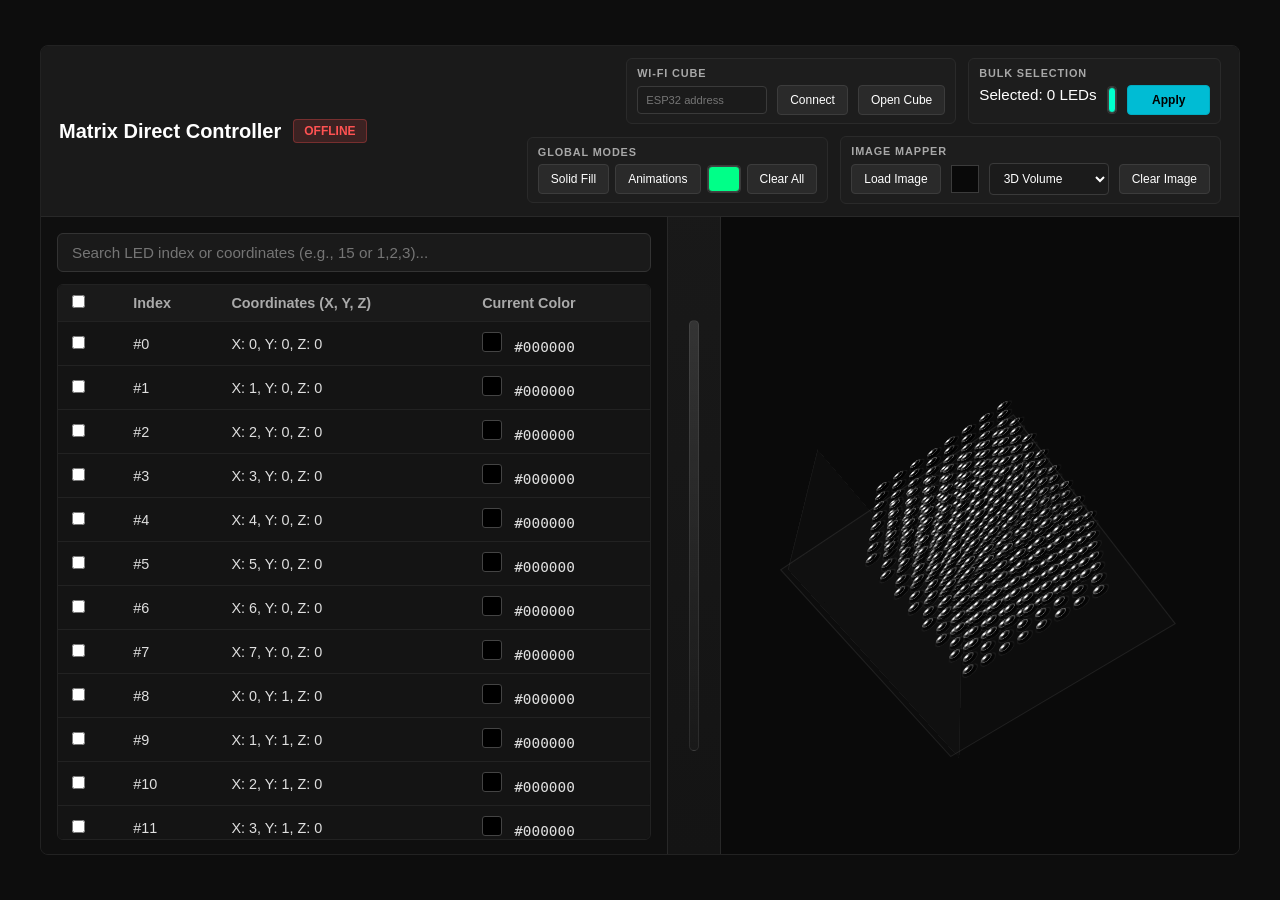
<file: app/index.html>
<!DOCTYPE html>
<html lang="en">

<head>
  <meta charset="UTF-8">
  <meta name="viewport" content="width=device-width, initial-scale=1.0">
  <title>Matrix Controller - v2 Lookup</title>
  <link rel="stylesheet" href="style.css">
</head>

<body>

  <div class="app-container">
    <header>
      <div class="header-title-wrap">
        <h1>Matrix Direct Controller</h1>
        <span id="connectionStatus" class="badge offline">Offline</span>
      </div>

      <div class="header-actions">
        <div class="toolbar-strip">
          <div class="toolbar-block connection-block">
            <h3>Wi-Fi Cube</h3>
            <div class="toolbar-row">
              <input type="url" id="cubeEndpoint" value="" placeholder="ESP32 address" aria-label="ESP32 cube address">
              <button type="button" onclick="connectCube()">Connect</button>
              <button type="button" onclick="openCubePortal()">Open Cube</button>
            </div>
          </div>

          <div class="toolbar-block">
            <h3>Bulk Selection</h3>
            <div class="toolbar-row">
              <p id="selectedCount">Selected: 0 LEDs</p>
              <input type="color" id="bulkColorPicker" value="#00ffcc">
              <button id="applyBulkColorBtn" class="btn-primary" onclick="applyColorToSelected()">Apply</button>
            </div>
          </div>

          <div class="toolbar-block modes-block">
            <h3>Global Modes</h3>
            <div class="toolbar-row buttons-inline">
              <button onclick="setMode('solid')">Solid Fill</button>
              <button id="animationToggleBtn" type="button" onclick="toggleAnimationMenu()">Animations</button>
              <input type="color" id="animationColorPicker" value="#00ff88" aria-label="Animation color">
              <select id="animationSelect" onchange="setMode(this.value)" hidden>
                <option value="none">Select Animation</option>
                <option value="rain">Rain</option>
                <option value="pulse">Pulse</option>
                <option value="wave">Wave</option>
                <option value="ball">Bouncing Ball</option>
                <option value="lightning">Lightning</option>
              </select>
              <button onclick="clearMatrix()">Clear All</button>
            </div>
          </div>

          <div class="toolbar-block image-block">
            <h3>Image Mapper</h3>
            <div class="toolbar-row">
              <label class="file-button" for="imageUpload">Load Image</label>
              <input type="file" id="imageUpload" accept="image/*" onchange="handleImageUpload(event)" hidden>
              <canvas id="imagePreview" width="8" height="8" aria-label="8 by 8 image preview"></canvas>
              <select id="imageDepthMode" aria-label="Image depth mode" onchange="reapplyLoadedImage()">
                <option value="volume">3D Volume</option>
                <option value="front">Front Face</option>
              </select>
              <button type="button" onclick="clearImageMatrix()">Clear Image</button>
            </div>
          </div>
        </div>
      </div>
    </header>

    <main class="workspace">
      <section class="table-section">
        <div class="search-bar-group">
          <input type="text" id="ledSearchInput" placeholder="Search LED index or coordinates (e.g., 15 or 1,2,3)..."
            oninput="filterLEDTable()">
        </div>
        <div class="table-container">
          <table id="ledTable">
            <thead>
              <tr>
                <th><input type="checkbox" id="selectAll" onclick="toggleSelectAll(this)"></th>
                <th>Index</th>
                <th>Coordinates (X, Y, Z)</th>
                <th>Current Color</th>
              </tr>
            </thead>
            <tbody id="ledTableBody">

            </tbody>
          </table>
        </div>
      </section>

      <aside class="control-panel slim-strip">
        <div class="strip-indicator"></div>
      </aside>

      <section class="viewport-section">
        <div id="matrix3DSpace" class="matrix-3d-space"></div>
      </section>
    </main>
  </div>

  <script src="script.js"></script>
</body>

</html>
</file>
<file: app/style.css>
* {
  box-sizing: border-box;
  margin: 0;
  padding: 0;
}

body {
  background-color: #0d0d0d;
  color: #e0e0e0;
  font-family: -apple-system, BlinkMacSystemFont, "Segoe UI", Roboto, sans-serif;
  height: 100vh;
  display: flex;
  justify-content: center;
  align-items: center;
}

.app-container {
  width: 95%;
  max-width: 1200px;
  height: 90vh;
  background-color: #141414;
  border: 1px solid #222;
  border-radius: 8px;
  display: flex;
  flex-direction: column;
  overflow: hidden;
}

header {
  background-color: #1a1a1a;
  padding: 12px 18px;
  display: flex;
  justify-content: space-between;
  align-items: center;
  gap: 18px;
  border-bottom: 1px solid #282828;
}

.header-title-wrap {
  display: flex;
  align-items: center;
  gap: 12px;
  min-width: 0;
}

header h1 {
  font-size: 1.25rem;
  font-weight: 600;
  color: #fff;
}

.header-actions {
  display: flex;
  align-items: center;
  justify-content: flex-end;
  flex: 1;
  min-width: 0;
}

.toolbar-strip {
  display: flex;
  align-items: center;
  justify-content: flex-end;
  gap: 12px;
  width: 100%;
  flex-wrap: wrap;
}

.toolbar-block {
  background: rgba(31, 31, 31, 0.8);
  border: 1px solid #2a2a2a;
  border-radius: 6px;
  padding: 8px 10px;
  min-width: 220px;
}

.toolbar-block h3 {
  font-size: 0.68rem;
  letter-spacing: 0.08em;
  text-transform: uppercase;
  color: #a8a8a8;
  margin-bottom: 6px;
}

.toolbar-row {
  display: flex;
  align-items: center;
  gap: 10px;
}

.toolbar-row p {
  font-size: 0.8rem;
  color: #f0f0f0;
  white-space: nowrap;
}

.toolbar-row input[type="color"] {
  width: 34px;
  height: 28px;
  border: 1px solid #3b3b3b;
  background: transparent;
  padding: 0;
  border-radius: 4px;
}

.file-button {
  display: inline-flex;
  align-items: center;
  min-height: 28px;
  padding: 7px 12px;
  background-color: #2a2a2a;
  border: 1px solid #3c3c3c;
  border-radius: 4px;
  color: #fff;
  font-size: 0.75rem;
  cursor: pointer;
}

.file-button:hover {
  background-color: #333;
  border-color: #555;
}

#imagePreview {
  width: 28px;
  height: 28px;
  image-rendering: pixelated;
  border: 1px solid #3b3b3b;
  background: #090909;
}

.image-block {
  min-width: 330px;
}

.connection-block {
  min-width: 320px;
}

#cubeEndpoint {
  width: 130px;
  min-height: 28px;
  padding: 7px 8px;
  background: #1b1b1b;
  border: 1px solid #3a3a3a;
  border-radius: 4px;
  color: #fff;
  font-size: 0.7rem;
}

.toolbar-row button {
  padding: 7px 12px;
  font-size: 0.75rem;
}

.toolbar-row select {
  background: #1b1b1b;
  color: #fff;
  border: 1px solid #3a3a3a;
  border-radius: 4px;
  padding: 7px 10px;
  font-size: 0.75rem;
  min-width: 120px;
}

.buttons-inline {
  display: flex;
  flex-wrap: wrap;
  gap: 6px;
}

.modes-block {
  min-width: 280px;
}

.badge {
  font-size: 0.75rem;
  padding: 4px 10px;
  border-radius: 4px;
  font-weight: 600;
  text-transform: uppercase;
}

.badge.offline {
  background-color: rgba(255, 82, 82, 0.15);
  color: #ff5252;
  border: 1px solid rgba(255, 82, 82, 0.3);
}

.workspace {
  display: grid;
  grid-template-columns: 1.45fr 54px 1.2fr;
  flex: 1;
  overflow: hidden;
}

.table-section {
  display: flex;
  flex-direction: column;
  background-color: #0f0f0f;
  padding: 16px 16px 14px;
  gap: 12px;
  overflow: hidden;
}

.search-bar-group input {
  width: 100%;
  padding: 10px 14px;
  background-color: #1a1a1a;
  border: 1px solid #333;
  border-radius: 6px;
  color: #fff;
  font-size: 0.95rem;
}

.search-bar-group input:focus {
  outline: none;
  border-color: #00bcd4;
}

.table-container {
  flex: 1;
  overflow-y: auto;
  border: 1px solid #222;
  border-radius: 6px;
  background-color: #141414;
}

table {
  width: 100%;
  border-collapse: collapse;
  text-align: left;
  font-size: 0.9rem;
}

th,
td {
  padding: 10px 14px;
  border-bottom: 1px solid #222;
}

th {
  background-color: #1a1a1a;
  color: #aaa;
  font-weight: 600;
  position: sticky;
  top: 0;
  z-index: 1;
}

tr:hover {
  background-color: #1a1a1a;
}

.color-preview {
  width: 20px;
  height: 20px;
  border-radius: 3px;
  border: 1px solid #444;
  display: inline-block;
}

.control-panel {
  background-color: #181818;
  border-left: 1px solid #282828;
  border-right: 1px solid #282828;
  padding: 10px 6px;
  display: flex;
  align-items: center;
  justify-content: center;
}

.slim-strip {
  background: linear-gradient(180deg, rgba(26, 26, 26, 0.8), rgba(20, 20, 20, 0.9));
}

.strip-indicator {
  width: 10px;
  height: 70%;
  border-radius: 999px;
  background: linear-gradient(180deg, rgba(255, 255, 255, 0.12), rgba(255, 255, 255, 0.02));
  border: 1px solid rgba(255, 255, 255, 0.08);
}

.panel-card {
  background-color: #1f1f1f;
  border: 1px solid #2c2c2c;
  border-radius: 6px;
  padding: 14px 12px;
}

.panel-card h3 {
  font-size: 0.9rem;
  color: #aaa;
  margin-bottom: 12px;
  text-transform: uppercase;
  letter-spacing: 0.5px;
}

#selectedCount {
  font-size: 0.95rem;
  margin-bottom: 12px;
  color: #fff;
}

.color-picker-group {
  display: flex;
  align-items: center;
  justify-content: space-between;
  margin-bottom: 12px;
}

.color-picker-group label {
  font-size: 0.9rem;
  color: #ccc;
}



input[type="color"]::-webkit-color-swatch-wrapper {
  padding: 0;
}

input[type="color"]::-webkit-color-swatch {
  border: 1px solid #444;
  border-radius: 4px;
}

button {
  background-color: #2a2a2a;
  color: #fff;
  border: 1px solid #3c3c3c;
  padding: 10px 16px;
  border-radius: 4px;
  font-size: 0.9rem;
  cursor: pointer;
  font-weight: 500;
  transition: background-color 0.2s;
}

button:hover:not(:disabled) {
  background-color: #333;
  border-color: #555;
}

.btn-primary {
  width: 100%;
  background-color: #00bcd4;
  border-color: #00acc1;
  color: #000;
  font-weight: 600;
}

.btn-primary:hover:not(:disabled) {
  background-color: #26c6da;
}

.button-grid {
  display: grid;
  grid-template-columns: 1fr;
  gap: 8px;
}

.viewport-section {
  display: flex;
  align-items: center;
  justify-content: center;
  background: #0a0a0a;
  position: relative;
  perspective: 1400px;
  overflow: hidden;
}

.matrix-3d-space {
  position: absolute;
  left: 50%;
  top: 50%;
  width: 520px;
  height: 520px;
  transform-style: preserve-3d;
  transform: translate(-50%, -50%) rotateX(60deg) rotateY(-35deg);
  transition: transform 0.12s ease-out;
  pointer-events: none;
}

.matrix-3d-space {
  display: block;
}

.matrix-3d-space::before,
.matrix-3d-space::after {
  content: "";
  position: absolute;
  inset: 50% auto auto 50%;
  transform-style: preserve-3d;
  pointer-events: none;
}

.matrix-3d-space::before {
  width: 260px;
  height: 260px;
  transform: translate3d(-50%, -50%, 0px) rotateX(90deg) translateZ(-120px);
  border: 1px solid rgba(255, 255, 255, 0.08);
  background: rgba(255, 255, 255, 0.01);
}

.matrix-3d-space::after {
  width: 260px;
  height: 260px;
  transform: translate3d(-50%, -50%, 0px) rotateY(90deg) translateZ(-120px);
  border: 1px solid rgba(255, 255, 255, 0.05);
  background: rgba(255, 255, 255, 0.01);
}

.node-3d {
  position: absolute;
  left: 50%;
  top: 50%;
  width: 13px;
  height: 13px;
  border-radius: 50%;
  border: 1px solid color-mix(in srgb, var(--led-color) 55%, white);
  transform-style: preserve-3d;
  cursor: pointer;
  pointer-events: auto;
  background:
    radial-gradient(circle at 28% 26%, rgba(255, 255, 255, 0.98) 0%, rgba(255, 255, 255, 0.78) 13%, color-mix(in srgb, var(--led-color) 92%, white) 28%, var(--led-color) 60%, color-mix(in srgb, var(--led-color) 72%, black) 88%, color-mix(in srgb, var(--led-color) 42%, black) 100%);
  box-shadow:
    inset -2px -2px 3px rgba(0, 0, 0, 0.48),
    inset 2px 2px 3px rgba(255, 255, 255, 0.3),
    0 0 3px color-mix(in srgb, var(--led-color) 60%, transparent);
  opacity: 1;
  transition: transform 0.08s ease, opacity 0.12s ease, filter 0.12s ease;
  will-change: transform;
}

.node-3d::before,
.node-3d::after {
  content: "";
  position: absolute;
  pointer-events: none;
  border-radius: 50%;
}

.node-3d::before {
  width: 17px;
  height: 17px;
  left: -3px;
  top: -3px;
  z-index: -1;
  background: radial-gradient(circle, rgba(0, 0, 0, 0.85) 42%, rgba(0, 0, 0, 0.35) 68%, transparent 72%);
  border: 1px solid rgba(255, 255, 255, 0.08);
  transform: translateZ(-2px);
}

.node-3d::after {
  width: 3px;
  height: 3px;
  left: 2px;
  top: 2px;
  background: rgba(255, 255, 255, 0.9);
  box-shadow: 0 0 3px rgba(255, 255, 255, 0.75);
}

.node-3d.is-lit::before {
  opacity: 0.35;
}

.node-3d.is-lit::after {
  width: 4px;
  height: 4px;
  left: 2px;
  top: 2px;
  box-shadow: 0 0 5px rgba(255, 255, 255, 0.95);
}

.node-3d.is-lit {
  z-index: 2;
  box-shadow:
    inset -2px -2px 3px rgba(0, 0, 0, 0.42),
    inset 2px 2px 3px rgba(255, 255, 255, 0.36),
    0 0 8px color-mix(in srgb, var(--led-color) 72%, transparent);
}

.node-3d:hover {
  opacity: 1;
  filter: brightness(1.08);
}

.node-3d.is-selected {
  border-color: rgba(255, 255, 255, 0.85);
  box-shadow:
    inset -2px -2px 3px rgba(0, 0, 0, 0.25),
    inset 2px 2px 3px rgba(255, 255, 255, 0.18),
    0 0 0 1px rgba(255, 255, 255, 0.14),
    0 0 4px currentColor;
}
</file>
